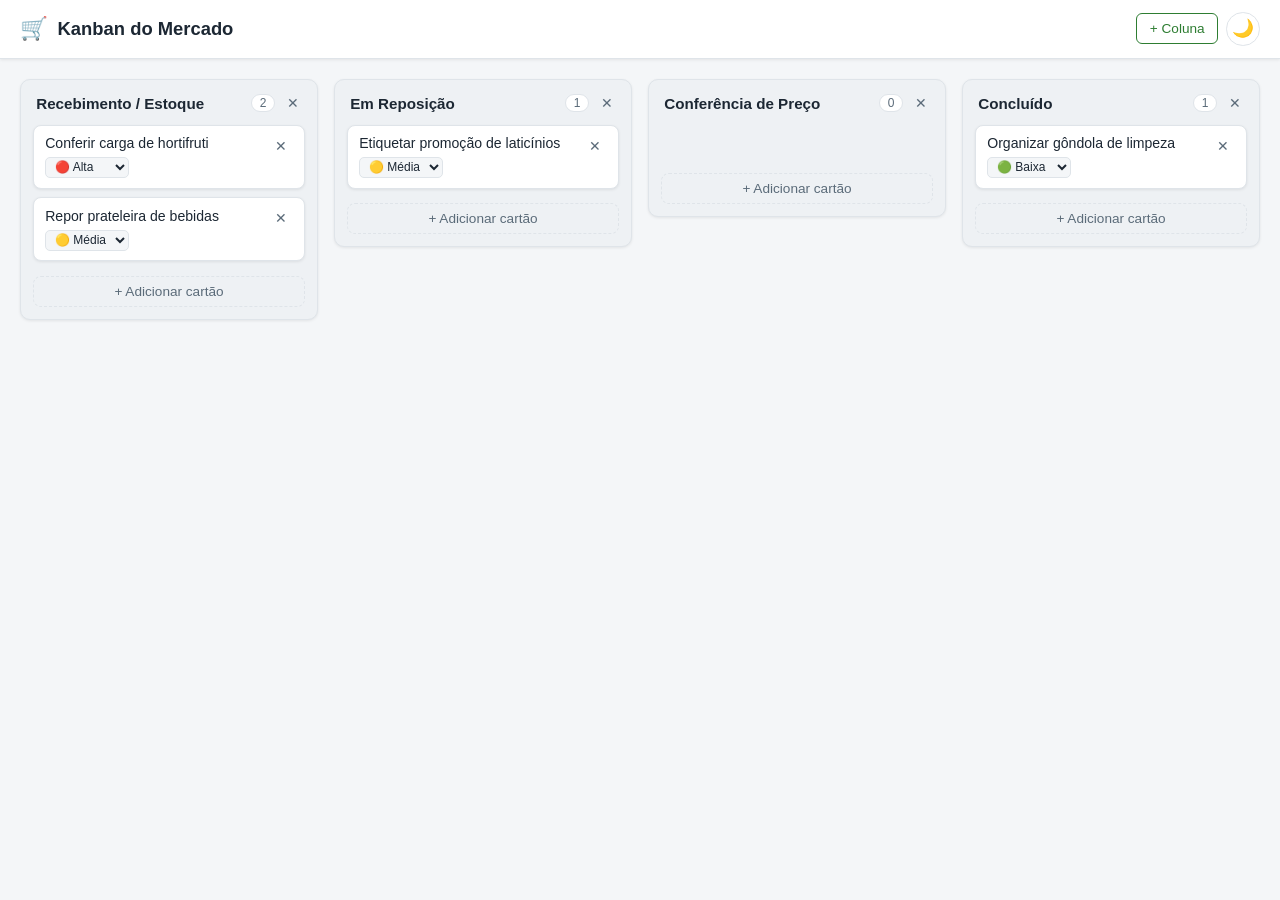
<file: index.html>
<!DOCTYPE html>
<html lang="pt-BR">
<head>
<meta charset="UTF-8">
<meta name="viewport" content="width=device-width, initial-scale=1.0">
<title>Kanban Mercado - Turma GH-900</title>
<link rel="stylesheet" href="style.css">
</head>
<body>
  <header class="app-header">
    <div class="header-left">
      <span class="logo">🛒</span>
      <h1>Kanban do Mercado</h1>
    </div>
    <div class="header-right">
      <button id="addColumnBtn" class="btn btn-secondary">+ Coluna</button>
      <button id="themeToggle" class="btn btn-icon" aria-label="Alternar tema" title="Alternar tema claro/escuro">
        <span id="themeIcon">🌙</span>
      </button>
    </div>
  </header>

  <main id="board" class="board"></main>

  <template id="columnTemplate">
    <section class="column" draggable="false">
      <header class="column-header">
        <input class="column-title" type="text" value="Coluna">
        <div class="column-actions">
          <span class="card-count">0</span>
          <button class="btn-icon-sm delete-column" title="Excluir coluna">✕</button>
        </div>
      </header>
      <div class="card-list" data-dropzone></div>
      <button class="btn btn-add-card">+ Adicionar cartão</button>
    </section>
  </template>

  <template id="cardTemplate">
    <article class="card" draggable="true">
      <div class="card-body">
        <p class="card-title" contenteditable="true"></p>
        <div class="card-meta">
          <select class="card-priority">
            <option value="baixa">🟢 Baixa</option>
            <option value="media">🟡 Média</option>
            <option value="alta">🔴 Alta</option>
          </select>
        </div>
      </div>
      <button class="btn-icon-sm delete-card" title="Excluir cartão">✕</button>
    </article>
  </template>

  <script src="script.js"></script>
</body>
</html>
</file>
<file: style.css>
:root {
  --bg: #f4f6f8;
  --surface: #ffffff;
  --text: #1c2733;
  --text-muted: #5b6b79;
  --border: #dfe4e9;
  --accent: #2e7d32;
  --accent-hover: #256428;
  --danger: #d64545;
  --column-bg: #eef1f4;
  --shadow: 0 1px 3px rgba(0, 0, 0, 0.08);
  --shadow-lg: 0 6px 16px rgba(0, 0, 0, 0.15);
}

[data-theme="dark"] {
  --bg: #12181f;
  --surface: #1b232c;
  --text: #edf1f5;
  --text-muted: #9aa8b4;
  --border: #2c3742;
  --accent: #4caf50;
  --accent-hover: #5fbf63;
  --danger: #e57373;
  --column-bg: #1f2830;
  --shadow: 0 1px 3px rgba(0, 0, 0, 0.4);
  --shadow-lg: 0 6px 20px rgba(0, 0, 0, 0.5);
}

* { box-sizing: border-box; }

body {
  margin: 0;
  font-family: "Segoe UI", Roboto, Arial, sans-serif;
  background: var(--bg);
  color: var(--text);
  transition: background 0.2s ease, color 0.2s ease;
}

.app-header {
  display: flex;
  align-items: center;
  justify-content: space-between;
  padding: 0.75rem 1.25rem;
  background: var(--surface);
  border-bottom: 1px solid var(--border);
  box-shadow: var(--shadow);
  position: sticky;
  top: 0;
  z-index: 10;
}

.header-left { display: flex; align-items: center; gap: 0.6rem; }
.header-left h1 { font-size: 1.15rem; margin: 0; }
.logo { font-size: 1.4rem; }
.header-right { display: flex; align-items: center; gap: 0.5rem; }

.btn {
  cursor: pointer;
  border: 1px solid var(--border);
  background: var(--surface);
  color: var(--text);
  border-radius: 6px;
  padding: 0.45rem 0.8rem;
  font-size: 0.85rem;
  transition: background 0.15s ease, transform 0.1s ease;
}
.btn:hover { background: var(--column-bg); }
.btn:active { transform: scale(0.97); }

.btn-secondary { border-color: var(--accent); color: var(--accent); }

.btn-icon {
  border-radius: 50%;
  width: 2.1rem;
  height: 2.1rem;
  display: flex;
  align-items: center;
  justify-content: center;
  padding: 0;
  font-size: 1.1rem;
}

.btn-icon-sm {
  border: none;
  background: transparent;
  color: var(--text-muted);
  cursor: pointer;
  font-size: 0.85rem;
  border-radius: 4px;
  padding: 0.15rem 0.35rem;
}
.btn-icon-sm:hover { background: var(--column-bg); color: var(--danger); }

.board {
  display: flex;
  gap: 1rem;
  padding: 1.25rem;
  overflow-x: auto;
  align-items: flex-start;
  min-height: calc(100vh - 64px);
}

.column {
  background: var(--column-bg);
  border: 1px solid var(--border);
  border-radius: 10px;
  min-width: 280px;
  max-width: 320px;
  flex: 1 0 280px;
  display: flex;
  flex-direction: column;
  padding: 0.75rem;
  box-shadow: var(--shadow);
}

.column-header {
  display: flex;
  align-items: center;
  justify-content: space-between;
  gap: 0.4rem;
  margin-bottom: 0.6rem;
}

.column-title {
  flex: 1;
  background: transparent;
  border: none;
  font-weight: 600;
  font-size: 0.95rem;
  color: var(--text);
  padding: 0.2rem;
  border-radius: 4px;
}
.column-title:focus { outline: 1px solid var(--accent); background: var(--surface); }

.column-actions { display: flex; align-items: center; gap: 0.4rem; }
.card-count {
  background: var(--surface);
  border: 1px solid var(--border);
  border-radius: 10px;
  font-size: 0.75rem;
  padding: 0.05rem 0.5rem;
  color: var(--text-muted);
}

.card-list {
  display: flex;
  flex-direction: column;
  gap: 0.55rem;
  min-height: 40px;
  flex: 1;
  padding-bottom: 0.4rem;
}

.card-list.drag-over { background: rgba(46, 125, 50, 0.08); border-radius: 8px; }

.card {
  background: var(--surface);
  border: 1px solid var(--border);
  border-radius: 8px;
  padding: 0.6rem 0.7rem;
  display: flex;
  align-items: flex-start;
  justify-content: space-between;
  gap: 0.4rem;
  cursor: grab;
  box-shadow: var(--shadow);
}
.card.dragging { opacity: 0.4; }
.card:active { cursor: grabbing; }

.card-body { flex: 1; min-width: 0; }
.card-title {
  margin: 0 0 0.35rem 0;
  font-size: 0.88rem;
  word-break: break-word;
  outline: none;
}
.card-meta { display: flex; }
.card-priority {
  font-size: 0.75rem;
  border: 1px solid var(--border);
  background: var(--bg);
  color: var(--text);
  border-radius: 5px;
  padding: 0.1rem 0.3rem;
}

.btn-add-card {
  margin-top: 0.5rem;
  width: 100%;
  background: transparent;
  border: 1px dashed var(--border);
  color: var(--text-muted);
  border-radius: 8px;
  padding: 0.45rem;
  font-size: 0.85rem;
  cursor: pointer;
}
.btn-add-card:hover { background: var(--surface); color: var(--accent); }

@media (max-width: 720px) {
  .app-header { flex-wrap: wrap; gap: 0.5rem; }
  .board {
    flex-direction: column;
    align-items: stretch;
    overflow-x: visible;
  }
  .column { max-width: none; }
}
</file>
